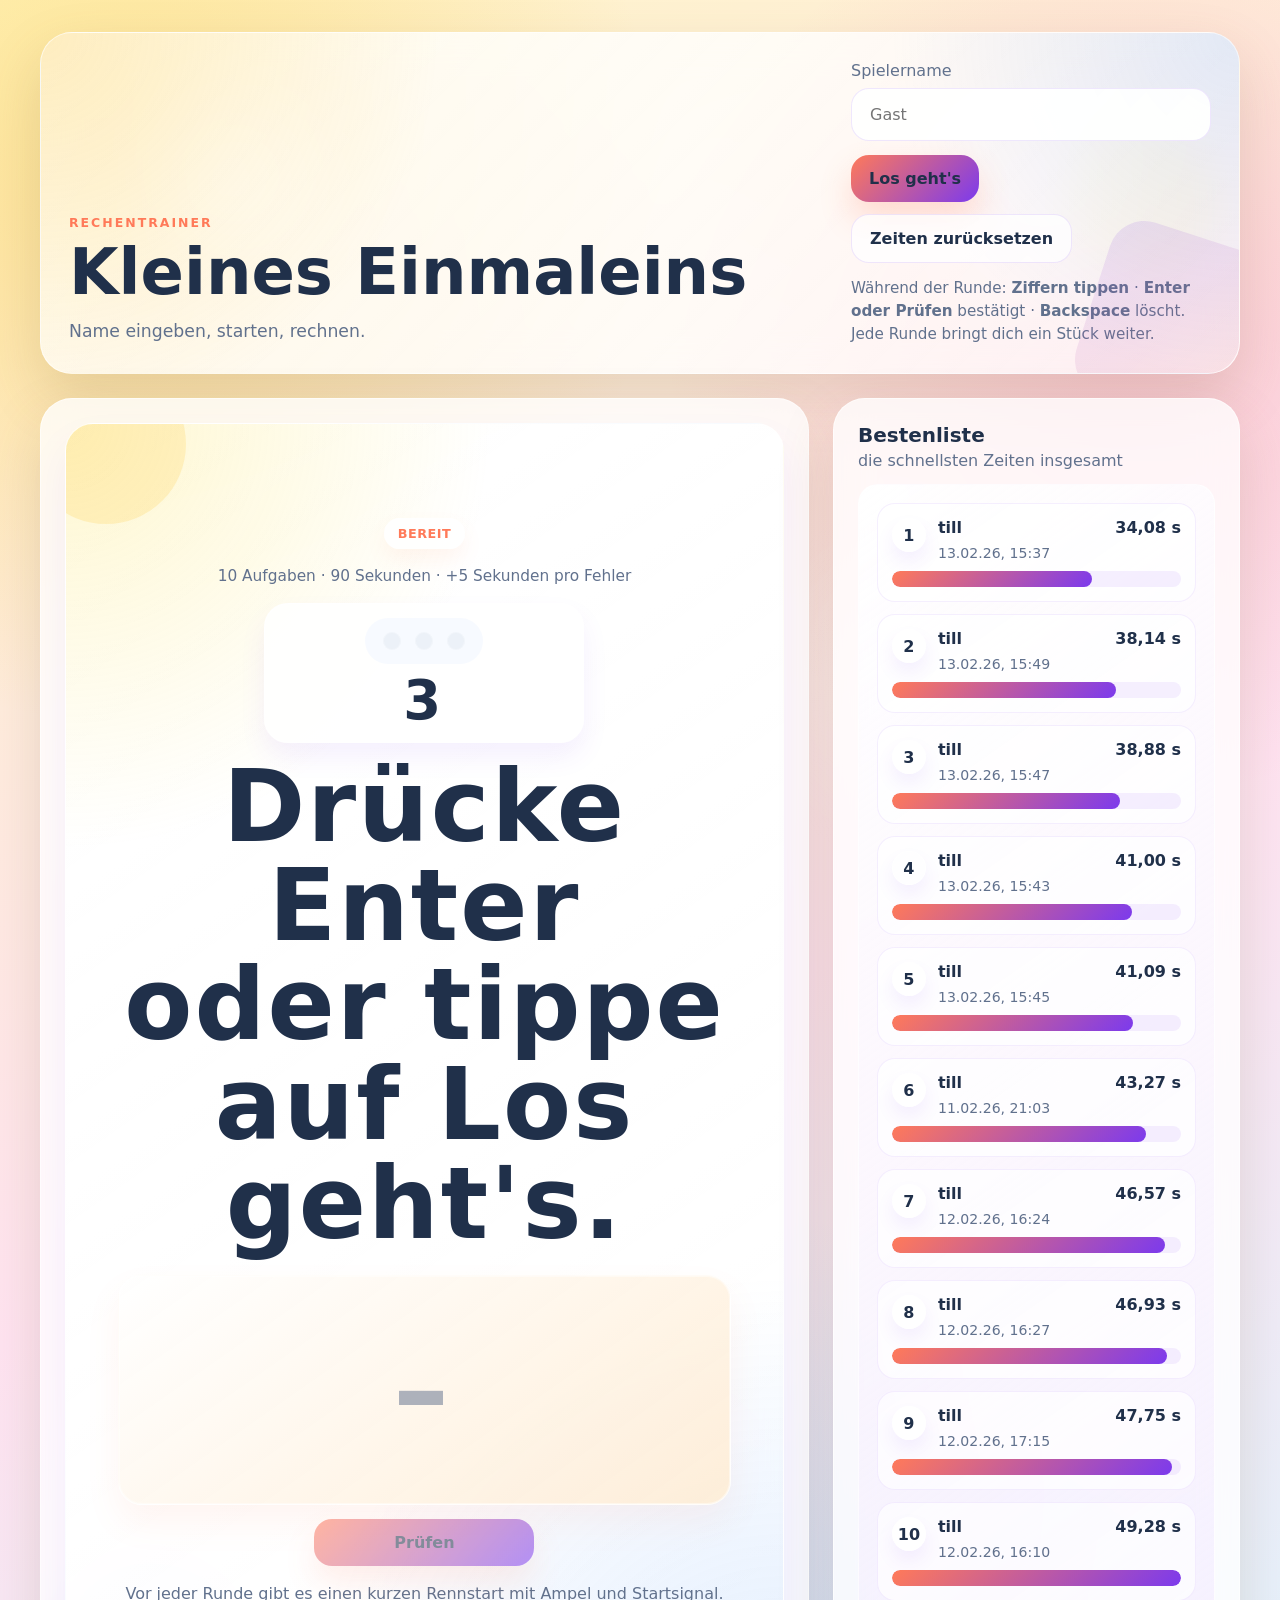
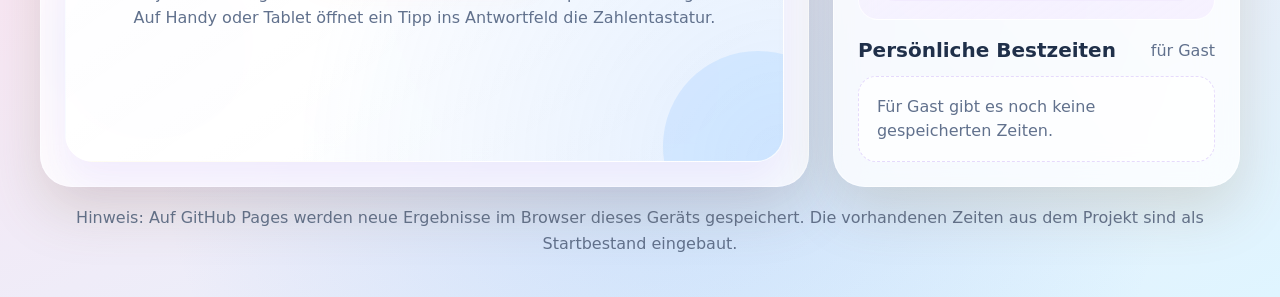
<file: index.html>
<!DOCTYPE html>
<html lang="de">
<head>
  <meta charset="UTF-8">
  <meta name="viewport" content="width=device-width, initial-scale=1.0">
  <title>Rechentrainer – Kleines Einmaleins</title>
  <link rel="icon" href="./favicon.svg" type="image/svg+xml">
  <link rel="stylesheet" href="./styles.css">
</head>
<body>
  <noscript>
    <div class="noscript-banner">Für den Rechentrainer muss JavaScript aktiviert sein.</div>
  </noscript>

  <div class="app-shell">
    <section class="panel intro-panel">
      <div class="intro-copy">
        <p class="eyebrow">Rechentrainer</p>
        <h1>Kleines Einmaleins</h1>
        <p class="lead">Name eingeben, starten, rechnen.</p>
      </div>

      <div class="intro-actions">
        <label class="field" for="playerNameInput">
          <span>Spielername</span>
          <input
            id="playerNameInput"
            type="text"
            maxlength="18"
            autocomplete="nickname"
            spellcheck="false"
            placeholder="Gast"
          >
        </label>

        <div class="button-row">
          <button id="startButton" class="primary" type="button">Los geht's</button>
          <button id="resetScoresButton" class="secondary" type="button">Zeiten zurücksetzen</button>
        </div>

        <p class="controls-copy">
          Während der Runde: <strong>Ziffern tippen</strong> · <strong>Enter oder Prüfen</strong> bestätigt · <strong>Backspace</strong> löscht.
          Jede Runde bringt dich ein Stück weiter.
        </p>
      </div>
    </section>

    <main class="layout">
      <section class="panel game-panel" aria-labelledby="spielbereich-title">
        <div class="sr-only" id="spielbereich-title">Spielbereich</div>

        <div class="game-surface" id="gameSurface">
          <span class="mode-pill" id="modePill">Bereit</span>
          <p class="question-label" id="questionLabel">10 Aufgaben · 90 Sekunden · +5 Sekunden pro Fehler</p>

          <div class="countdown-panel" id="countdownPanel" hidden aria-live="assertive" aria-atomic="true">
            <div class="traffic-light" id="trafficLight" data-phase="red" aria-hidden="true">
              <span class="traffic-bulb red"></span>
              <span class="traffic-bulb yellow"></span>
              <span class="traffic-bulb green"></span>
            </div>
            <div class="countdown-value" id="countdownValue">3</div>
          </div>

          <h2 class="question-text" id="questionText">Drücke Enter oder tippe auf Los geht's.</h2>

          <div class="answer-board placeholder" id="answerBoard" aria-live="polite">
            <label class="sr-only" for="answerInput">Antwort</label>
            <input
              id="answerInput"
              class="answer-input"
              type="text"
              inputmode="numeric"
              pattern="[0-9]*"
              enterkeyhint="done"
              maxlength="3"
              autocomplete="off"
              autocorrect="off"
              autocapitalize="off"
              spellcheck="false"
              placeholder="–"
              aria-label="Antwort eingeben"
              readonly
            >
          </div>

          <div class="answer-actions" id="answerActions" hidden>
            <button id="submitAnswerButton" class="primary answer-action" type="button">Prüfen</button>
          </div>

          <p class="hint" id="hintText">Auf Handy oder Tablet ins Antwortfeld tippen – dann öffnet sich die Zahlentastatur.</p>
          <p class="feedback" id="feedbackText" role="status" aria-live="polite"></p>
        </div>

        <section class="result-summary" id="resultSummary" hidden>
          <div class="result-header">
            <div class="result-copy">
              <h3>Letzte Runde</h3>
              <p id="resultMessage"></p>
            </div>
            <span class="reward-badge" id="rewardBadge">🌟 Stark gemacht</span>
          </div>

          <div class="result-grid">
            <article class="result-card">
              <span class="result-label">Rohzeit</span>
              <strong class="result-value" id="rawTimeResult">–</strong>
            </article>

            <article class="result-card">
              <span class="result-label">Fehler</span>
              <strong class="result-value" id="mistakesResult">–</strong>
            </article>

            <article class="result-card">
              <span class="result-label">Unbeantwortet</span>
              <strong class="result-value" id="unansweredResult">–</strong>
            </article>

            <article class="result-card accent">
              <span class="result-label">Gesamtzeit inkl. Strafen</span>
              <strong class="result-value" id="totalTimeResult">–</strong>
            </article>
          </div>
        </section>
      </section>

      <aside class="panel sidebar">
        <section class="stack-section" id="bestenliste">
          <div class="section-header">
            <div class="section-heading">
              <h2>Bestenliste</h2>
              <span>die schnellsten Zeiten insgesamt</span>
            </div>
          </div>
          <div class="chart-panel" id="chartPanel"></div>
        </section>

        <section class="stack-section">
          <div class="section-header">
            <h2>Persönliche Bestzeiten</h2>
            <span id="personalSectionLabel">für Gast</span>
          </div>
          <ol class="ranking-list" id="personalList"></ol>
        </section>
      </aside>
    </main>

    <p class="storage-note">
      Hinweis: Auf GitHub Pages werden neue Ergebnisse im Browser dieses Geräts gespeichert.
      Die vorhandenen Zeiten aus dem Projekt sind als Startbestand eingebaut.
    </p>
  </div>

  <script src="./app.js"></script>
</body>
</html>
</file>
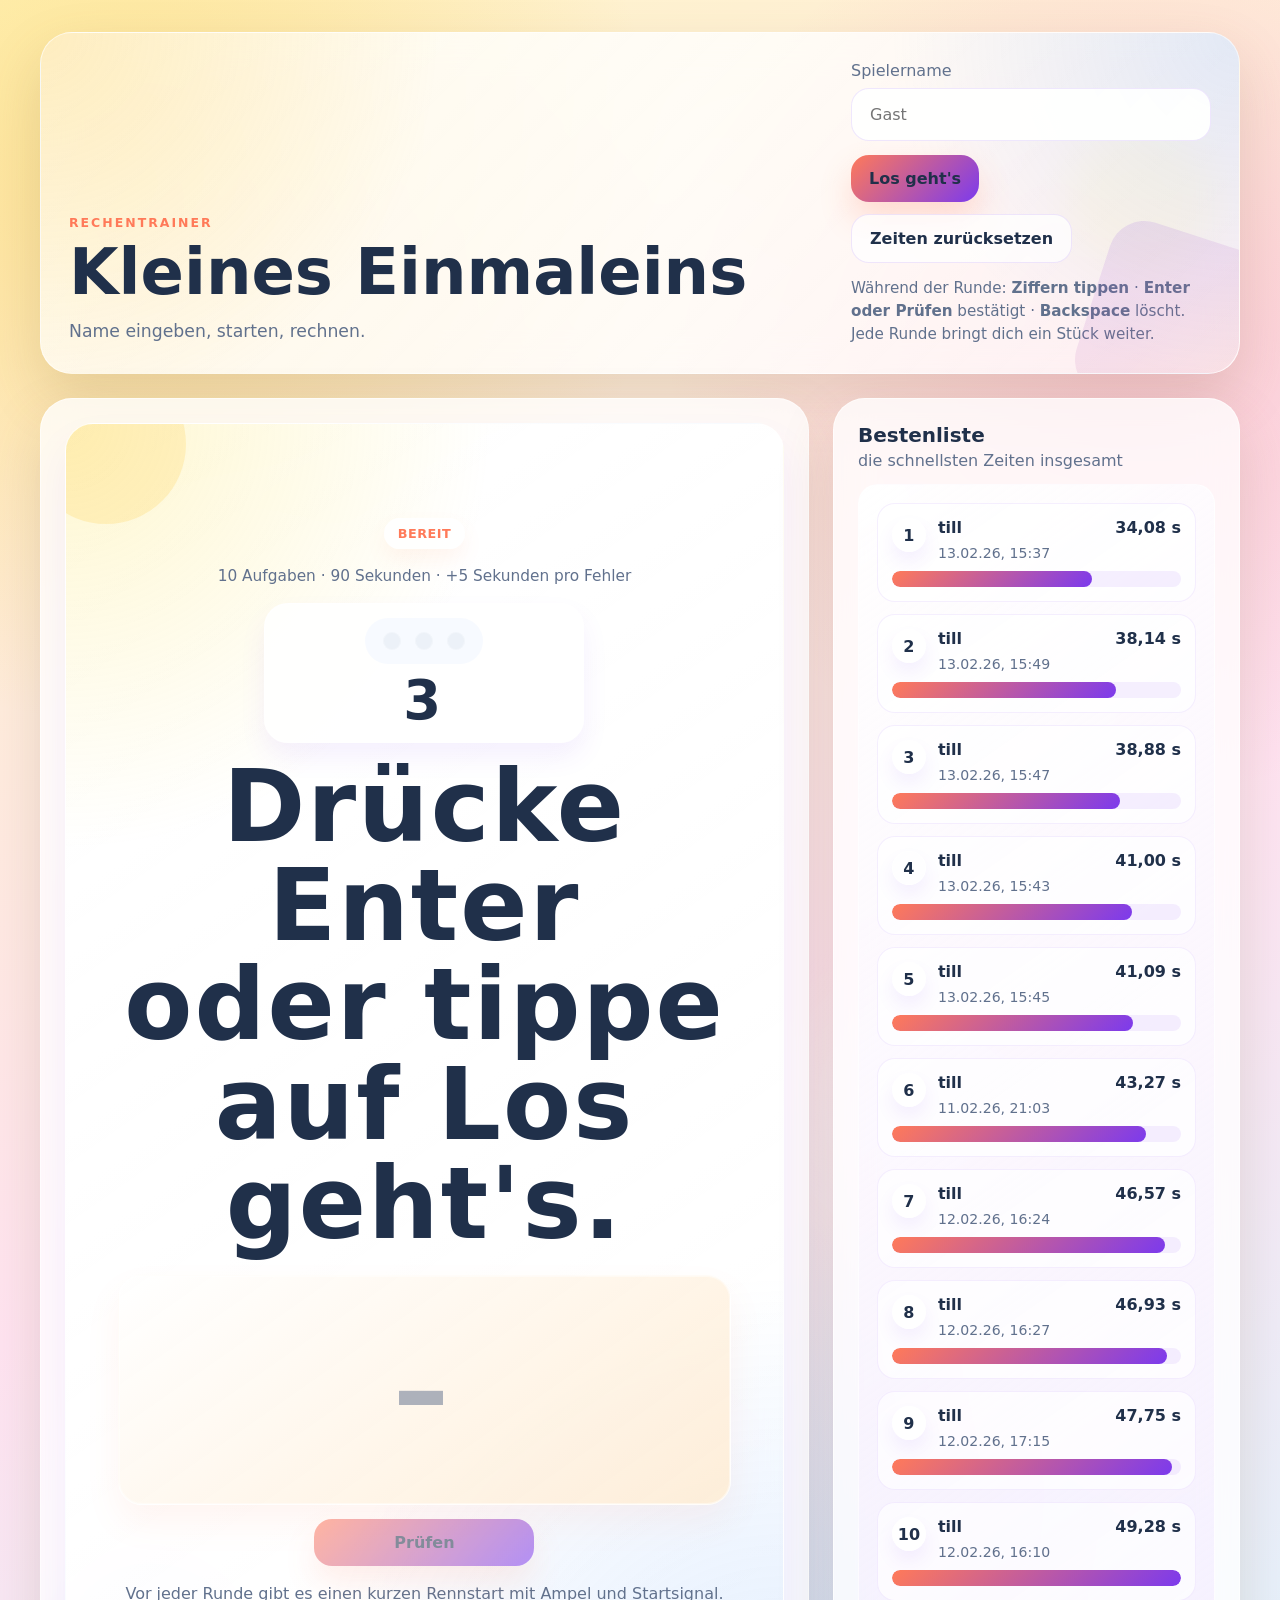
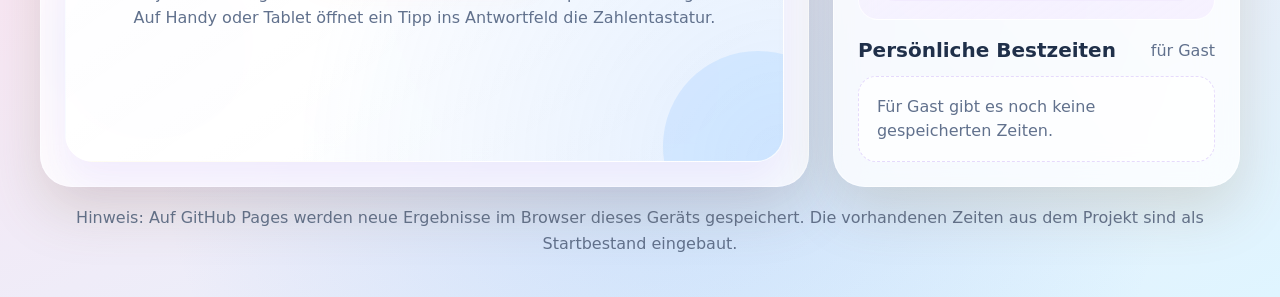
<file: zeiten.html>
<!DOCTYPE html>
<html lang="de">
<head>
  <meta charset="UTF-8">
  <meta name="viewport" content="width=device-width, initial-scale=1.0">
  <meta http-equiv="refresh" content="0; url=./index.html#bestenliste">
  <title>Weiterleitung …</title>
  <link rel="icon" href="./favicon.svg" type="image/svg+xml">
  <link rel="canonical" href="./index.html#bestenliste">
</head>
<body>
  <p>Die Ergebnisansicht ist nach <a href="./index.html#bestenliste">index.html#bestenliste</a> umgezogen.</p>
</body>
</html>
</file>
<file: styles.css>
:root {
  color-scheme: light;
  --bg-1: #fff6c7;
  --bg-2: #ffe3f1;
  --bg-3: #dff5ff;
  --panel: rgba(255, 255, 255, 0.78);
  --panel-soft: rgba(255, 255, 255, 0.68);
  --panel-strong: rgba(255, 255, 255, 0.9);
  --text: #20304a;
  --muted: #61718d;
  --accent: #ff7a59;
  --accent-strong: #7c3aed;
  --success: #16a34a;
  --warning: #d97706;
  --danger: #e11d48;
  --shadow: 0 24px 56px rgba(123, 99, 54, 0.18);
}

* {
  box-sizing: border-box;
}

html {
  scroll-behavior: smooth;
}

body {
  margin: 0;
  min-height: 100vh;
  font-family: "Inter", "Segoe UI", system-ui, sans-serif;
  color: var(--text);
  background:
    radial-gradient(circle at 10% 10%, rgba(251, 191, 36, 0.34), transparent 26%),
    radial-gradient(circle at 88% 18%, rgba(236, 72, 153, 0.2), transparent 24%),
    radial-gradient(circle at 52% 90%, rgba(96, 165, 250, 0.22), transparent 28%),
    linear-gradient(155deg, var(--bg-1), var(--bg-2) 54%, var(--bg-3));
}

body::before {
  content: "";
  position: fixed;
  inset: 0;
  pointer-events: none;
  background:
    radial-gradient(circle at 18% 20%, rgba(255, 255, 255, 0.68), transparent 10%),
    radial-gradient(circle at 82% 22%, rgba(255, 255, 255, 0.45), transparent 12%),
    radial-gradient(circle at 24% 84%, rgba(255, 255, 255, 0.38), transparent 14%),
    radial-gradient(circle at 72% 76%, rgba(255, 255, 255, 0.34), transparent 16%);
}

.app-shell {
  position: relative;
  width: min(1200px, calc(100% - 32px));
  margin: 32px auto 40px;
}

.app-shell::before,
.app-shell::after {
  content: "";
  position: absolute;
  z-index: -1;
  border-radius: 50%;
  filter: blur(10px);
}

.app-shell::before {
  width: 150px;
  height: 150px;
  top: 90px;
  right: 24px;
  background: rgba(253, 224, 71, 0.32);
}

.app-shell::after {
  width: 180px;
  height: 180px;
  bottom: 120px;
  left: 18px;
  background: rgba(96, 165, 250, 0.22);
}

.panel {
  background: var(--panel);
  border: 1px solid rgba(255, 255, 255, 0.6);
  border-radius: 32px;
  box-shadow: var(--shadow);
  backdrop-filter: blur(18px);
}

.intro-panel {
  position: relative;
  overflow: hidden;
  display: flex;
  justify-content: space-between;
  gap: 28px;
  align-items: end;
  padding: 28px;
  margin-bottom: 24px;
  background:
    radial-gradient(circle at 0% 0%, rgba(251, 191, 36, 0.24), transparent 32%),
    radial-gradient(circle at 100% 0%, rgba(96, 165, 250, 0.18), transparent 28%),
    linear-gradient(135deg, rgba(255, 255, 255, 0.84), rgba(255, 255, 255, 0.7));
}

.intro-panel::after {
  content: "";
  position: absolute;
  inset: auto -30px -42px auto;
  width: 180px;
  height: 180px;
  border-radius: 36px;
  background: linear-gradient(135deg, rgba(124, 58, 237, 0.12), rgba(255, 122, 89, 0.12));
  transform: rotate(18deg);
}

.eyebrow {
  margin: 0 0 10px;
  color: var(--accent);
  text-transform: uppercase;
  letter-spacing: 0.16em;
  font-size: 0.78rem;
  font-weight: 800;
}

h1,
h2,
h3,
p {
  margin: 0;
}

h1 {
  font-size: clamp(2.2rem, 5vw, 4rem);
  line-height: 1.02;
  margin-bottom: 12px;
}

.lead {
  max-width: 56ch;
  color: var(--muted);
  line-height: 1.6;
  font-size: 1.08rem;
}

.hero-tags {
  margin-top: 18px;
  display: flex;
  flex-wrap: wrap;
  gap: 10px;
}

.hero-tag {
  display: inline-flex;
  align-items: center;
  gap: 8px;
  padding: 10px 14px;
  border-radius: 999px;
  background: rgba(255, 255, 255, 0.92);
  border: 1px solid rgba(255, 255, 255, 0.7);
  box-shadow: 0 12px 24px rgba(255, 122, 89, 0.1);
  font-size: 0.92rem;
  font-weight: 800;
  animation: floaty 5.2s ease-in-out infinite;
}

.hero-tag:nth-child(2) {
  animation-delay: 0.6s;
}

.hero-tag:nth-child(3) {
  animation-delay: 1.1s;
}

.intro-actions {
  width: min(100%, 360px);
  display: grid;
  gap: 14px;
}

.field {
  display: grid;
  gap: 8px;
}

.field span,
.controls-copy,
.section-header span,
.storage-note,
.stat-label,
.result-label,
.question-label,
.hint,
.feedback,
.entry-meta,
.history-meta {
  color: var(--muted);
}

.field input {
  width: 100%;
  border: 1px solid rgba(124, 58, 237, 0.12);
  border-radius: 18px;
  padding: 16px 18px;
  font: inherit;
  color: var(--text);
  background: rgba(255, 255, 255, 0.92);
  outline: none;
  transition: border-color 0.2s ease, box-shadow 0.2s ease, transform 0.2s ease;
}

.field input:focus {
  border-color: rgba(96, 165, 250, 0.9);
  box-shadow: 0 0 0 4px rgba(96, 165, 250, 0.18);
  transform: translateY(-1px);
}

.field input[readonly] {
  opacity: 0.72;
}

.button-row {
  display: flex;
  gap: 12px;
  flex-wrap: wrap;
}

button {
  appearance: none;
  border: 0;
  border-radius: 18px;
  padding: 14px 18px;
  font: inherit;
  font-weight: 800;
  color: var(--text);
  cursor: pointer;
  transition: transform 0.18s ease, box-shadow 0.18s ease, opacity 0.18s ease;
}

button:hover {
  transform: translateY(-1px);
}

button:active {
  transform: translateY(0);
}

button:disabled {
  opacity: 0.55;
  cursor: not-allowed;
  transform: none;
  box-shadow: none;
}

button.primary {
  background: linear-gradient(135deg, var(--accent), var(--accent-strong));
  box-shadow: 0 16px 32px rgba(255, 122, 89, 0.24);
  animation: pulse-glow 2.6s ease-in-out infinite;
}

button.secondary {
  background: rgba(255, 255, 255, 0.74);
  border: 1px solid rgba(124, 58, 237, 0.12);
}

.controls-copy {
  font-size: 0.95rem;
  line-height: 1.5;
}

.layout {
  display: grid;
  grid-template-columns: minmax(0, 1.7fr) minmax(300px, 0.9fr);
  gap: 24px;
}

.game-panel,
.sidebar {
  padding: 24px;
}

.game-panel {
  display: grid;
  gap: 18px;
}

.stats-grid {
  display: grid;
  grid-template-columns: repeat(3, minmax(0, 1fr));
  gap: 14px;
}

.stat-card,
.result-card,
.ranking-item,
.history-item {
  background: var(--panel-soft);
  border: 1px solid rgba(124, 58, 237, 0.08);
}

.stat-card {
  padding: 18px;
  border-radius: 20px;
  box-shadow: 0 10px 24px rgba(124, 58, 237, 0.06);
}

.stat-card:nth-child(3n + 1) {
  background: linear-gradient(145deg, rgba(255, 255, 255, 0.9), rgba(254, 240, 138, 0.36));
}

.stat-card:nth-child(3n + 2) {
  background: linear-gradient(145deg, rgba(255, 255, 255, 0.9), rgba(191, 219, 254, 0.38));
}

.stat-card:nth-child(3n) {
  background: linear-gradient(145deg, rgba(255, 255, 255, 0.9), rgba(233, 213, 255, 0.42));
}

.stat-label {
  display: block;
  margin-bottom: 10px;
  font-size: 0.92rem;
}

.stat-value,
.result-value {
  display: block;
  font-size: clamp(1.15rem, 3vw, 1.85rem);
  line-height: 1.05;
  font-weight: 900;
  font-variant-numeric: tabular-nums;
}

.motivation-strip {
  display: grid;
  gap: 14px;
  padding: 18px 20px;
  border-radius: 28px;
  background: linear-gradient(135deg, rgba(255, 255, 255, 0.88), rgba(254, 240, 138, 0.38), rgba(191, 219, 254, 0.38));
  border: 1px solid rgba(255, 255, 255, 0.7);
  box-shadow: 0 16px 30px rgba(255, 122, 89, 0.08);
}

.progress-track {
  width: 100%;
  height: 16px;
  border-radius: 999px;
  overflow: hidden;
  background: rgba(255, 255, 255, 0.88);
  box-shadow: inset 0 0 0 1px rgba(124, 58, 237, 0.08);
}

.progress-fill {
  width: 0;
  height: 100%;
  border-radius: inherit;
  background: linear-gradient(90deg, #fbbf24, #fb7185 36%, #60a5fa 68%, #34d399);
  transition: width 0.3s ease;
}

.motivation-card {
  display: grid;
  gap: 6px;
}

.motivation-kicker {
  color: var(--accent-strong);
  font-size: 0.78rem;
  font-weight: 900;
  text-transform: uppercase;
  letter-spacing: 0.16em;
}

.motivation-text {
  font-size: clamp(1.05rem, 3vw, 1.35rem);
  line-height: 1.35;
}

.game-surface {
  position: relative;
  overflow: hidden;
  padding: clamp(28px, 5vw, 52px);
  border-radius: 28px;
  background:
    radial-gradient(circle at top left, rgba(253, 224, 71, 0.26), transparent 28%),
    radial-gradient(circle at bottom right, rgba(96, 165, 250, 0.18), transparent 32%),
    linear-gradient(145deg, rgba(255, 255, 255, 0.94), rgba(255, 255, 255, 0.82));
  border: 1px solid rgba(255, 255, 255, 0.72);
  display: grid;
  justify-items: center;
  align-content: center;
  text-align: center;
  min-height: 520px;
  box-shadow: 0 22px 38px rgba(124, 58, 237, 0.08);
}

.game-surface::before,
.game-surface::after {
  content: "";
  position: absolute;
  border-radius: 50%;
  pointer-events: none;
}

.game-surface::before {
  width: 160px;
  height: 160px;
  top: -60px;
  left: -40px;
  background: rgba(251, 191, 36, 0.18);
}

.game-surface::after {
  width: 190px;
  height: 190px;
  right: -70px;
  bottom: -80px;
  background: rgba(96, 165, 250, 0.16);
}

.surface-topline {
  width: min(100%, 720px);
  display: flex;
  align-items: center;
  justify-content: space-between;
  gap: 12px;
  flex-wrap: wrap;
}

.mode-pill {
  display: inline-flex;
  align-items: center;
  padding: 8px 14px;
  border-radius: 999px;
  background: rgba(255, 255, 255, 0.94);
  color: var(--accent);
  font-weight: 800;
  letter-spacing: 0.04em;
  text-transform: uppercase;
  font-size: 0.8rem;
  box-shadow: 0 10px 20px rgba(255, 122, 89, 0.08);
}

.streak-pill {
  display: inline-flex;
  align-items: center;
  justify-content: center;
  min-height: 40px;
  padding: 8px 14px;
  border-radius: 999px;
  background: linear-gradient(135deg, rgba(251, 191, 36, 0.22), rgba(236, 72, 153, 0.14));
  color: #9a3412;
  font-size: 0.84rem;
  font-weight: 900;
  letter-spacing: 0.04em;
  text-transform: uppercase;
}

.streak-pill.is-hot {
  animation: bounce-glow 1s ease-in-out infinite alternate;
}

.question-label {
  margin-top: 18px;
  font-size: 0.96rem;
  max-width: 42rem;
}

.question-text {
  margin-top: 14px;
  max-width: 10ch;
  font-size: clamp(3.2rem, 9vw, 6.2rem);
  line-height: 1;
  letter-spacing: 0.02em;
  font-weight: 900;
  text-wrap: balance;
  min-height: 1em;
}

.countdown-panel {
  margin-top: 18px;
  padding: 14px 16px;
  border-radius: 24px;
  background: rgba(255, 255, 255, 0.9);
  border: 1px solid rgba(255, 255, 255, 0.74);
  display: grid;
  justify-items: center;
  gap: 10px;
  width: min(100%, 320px);
  box-shadow: 0 14px 26px rgba(124, 58, 237, 0.08);
}

.traffic-light {
  display: inline-grid;
  grid-auto-flow: column;
  gap: 14px;
  padding: 14px 18px;
  border-radius: 999px;
  background: rgba(247, 250, 255, 0.96);
}

.traffic-bulb {
  width: 18px;
  height: 18px;
  border-radius: 50%;
  opacity: 0.28;
  background: rgba(203, 213, 225, 0.9);
  box-shadow: inset 0 0 0 1px rgba(255, 255, 255, 0.42);
  transition: transform 0.18s ease, opacity 0.18s ease, box-shadow 0.18s ease, background 0.18s ease;
}

.traffic-light[data-phase="red"] .traffic-bulb.red,
.traffic-light[data-phase="ready"] .traffic-bulb.red,
.traffic-light[data-phase="ready"] .traffic-bulb.yellow,
.traffic-light[data-phase="yellow"] .traffic-bulb.yellow,
.traffic-light[data-phase="green"] .traffic-bulb.green {
  opacity: 1;
  transform: scale(1.08);
}

.traffic-light[data-phase="red"] .traffic-bulb.red,
.traffic-light[data-phase="ready"] .traffic-bulb.red {
  background: #fb7185;
  box-shadow: 0 0 18px rgba(251, 113, 133, 0.42);
}

.traffic-light[data-phase="ready"] .traffic-bulb.yellow,
.traffic-light[data-phase="yellow"] .traffic-bulb.yellow {
  background: #fbbf24;
  box-shadow: 0 0 18px rgba(251, 191, 36, 0.42);
}

.traffic-light[data-phase="green"] .traffic-bulb.green {
  background: #34d399;
  box-shadow: 0 0 18px rgba(52, 211, 153, 0.42);
}

.countdown-value {
  font-size: clamp(2rem, 7vw, 3.4rem);
  line-height: 1;
  font-weight: 900;
  letter-spacing: 0.08em;
  font-variant-numeric: tabular-nums;
}

.countdown-panel[data-phase="green"] .countdown-value {
  color: transparent;
}

.answer-board {
  position: relative;
  display: flex;
  align-items: center;
  justify-content: center;
  width: min(100%, 720px);
  min-height: clamp(132px, 18vw, 188px);
  margin-top: 22px;
  padding: 20px;
  border-radius: 24px;
  background: linear-gradient(145deg, rgba(255, 255, 255, 0.96), rgba(255, 237, 213, 0.9));
  border: 1px solid rgba(255, 255, 255, 0.76);
  font-size: clamp(3.4rem, 11vw, 7rem);
  font-weight: 900;
  font-variant-numeric: tabular-nums;
  letter-spacing: 0.06em;
  box-shadow: 0 18px 34px rgba(255, 122, 89, 0.08), inset 0 0 0 1px rgba(255, 255, 255, 0.42);
  transition: border-color 0.2s ease, box-shadow 0.2s ease, transform 0.2s ease;
}

.answer-board.placeholder {
  color: rgba(97, 113, 141, 0.52);
}

.answer-board:focus-within {
  border-color: rgba(96, 165, 250, 0.9);
  box-shadow:
    0 18px 34px rgba(255, 122, 89, 0.08),
    inset 0 0 0 1px rgba(255, 255, 255, 0.42),
    0 0 0 4px rgba(96, 165, 250, 0.18);
  transform: translateY(-1px);
}

.answer-input {
  width: 100%;
  min-height: inherit;
  padding: 0;
  border: 0;
  background: transparent;
  color: inherit;
  font: inherit;
  font-size: inherit;
  font-weight: inherit;
  font-variant-numeric: inherit;
  letter-spacing: inherit;
  text-align: center;
  outline: none;
  appearance: none;
  caret-color: transparent;
}

.answer-input::placeholder {
  color: rgba(97, 113, 141, 0.52);
  opacity: 1;
}

.answer-input[readonly] {
  cursor: default;
  caret-color: transparent;
}

.answer-input::-webkit-outer-spin-button,
.answer-input::-webkit-inner-spin-button {
  margin: 0;
  appearance: none;
}

.answer-actions {
  display: flex;
  justify-content: center;
  width: min(100%, 720px);
  margin-top: 14px;
}

.answer-action {
  min-width: min(100%, 220px);
}

.hint {
  margin-top: 16px;
  line-height: 1.5;
  max-width: 40rem;
}

.feedback {
  min-height: 28px;
  margin-top: 10px;
  font-weight: 700;
  max-width: 40rem;
}

.feedback.success {
  color: var(--success);
}

.feedback.warning {
  color: var(--warning);
}

.feedback.error {
  color: var(--danger);
}

.result-summary {
  padding: 20px;
  border-radius: 24px;
  background: linear-gradient(145deg, rgba(255, 255, 255, 0.9), rgba(219, 234, 254, 0.52));
  border: 1px solid rgba(255, 255, 255, 0.76);
}

.result-header {
  display: flex;
  justify-content: space-between;
  gap: 12px;
  align-items: center;
  flex-wrap: wrap;
}

.result-copy {
  display: grid;
  gap: 6px;
}

.result-header p {
  color: var(--accent);
  font-weight: 700;
}

.reward-badge {
  display: inline-flex;
  align-items: center;
  justify-content: center;
  padding: 10px 14px;
  border-radius: 999px;
  background: linear-gradient(135deg, rgba(251, 191, 36, 0.22), rgba(236, 72, 153, 0.14));
  color: #9a3412;
  font-weight: 900;
  box-shadow: 0 12px 22px rgba(251, 191, 36, 0.12);
}

.reward-badge[data-tone="record"] {
  background: linear-gradient(135deg, rgba(251, 191, 36, 0.34), rgba(249, 115, 22, 0.22));
  color: #7c2d12;
}

.reward-badge[data-tone="personal"] {
  background: linear-gradient(135deg, rgba(96, 165, 250, 0.28), rgba(124, 58, 237, 0.18));
  color: #4338ca;
}

.reward-badge[data-tone="perfect"] {
  background: linear-gradient(135deg, rgba(52, 211, 153, 0.26), rgba(96, 165, 250, 0.18));
  color: #166534;
}

.reward-badge[data-tone="streak"] {
  background: linear-gradient(135deg, rgba(251, 191, 36, 0.28), rgba(52, 211, 153, 0.22));
  color: #92400e;
}

.reward-badge[data-tone="warm"] {
  background: linear-gradient(135deg, rgba(253, 230, 138, 0.32), rgba(251, 191, 36, 0.22));
  color: #92400e;
}

.result-grid {
  margin-top: 16px;
  display: grid;
  grid-template-columns: repeat(4, minmax(0, 1fr));
  gap: 12px;
}

.result-card {
  padding: 16px;
  border-radius: 18px;
}

.result-card.accent {
  background: linear-gradient(145deg, rgba(96, 165, 250, 0.18), rgba(139, 92, 246, 0.18));
  border-color: rgba(96, 165, 250, 0.22);
}

.result-label {
  display: block;
  margin-bottom: 10px;
  font-size: 0.9rem;
  line-height: 1.4;
}

.sidebar {
  display: grid;
  gap: 18px;
}

.stack-section {
  display: grid;
  gap: 14px;
}

.section-header {
  display: flex;
  align-items: center;
  justify-content: space-between;
  gap: 12px;
  flex-wrap: wrap;
}

.section-heading {
  display: grid;
  gap: 4px;
}

.section-action {
  padding: 10px 14px;
  border-radius: 14px;
  font-size: 0.92rem;
  white-space: nowrap;
}

.chart-panel {
  padding: 18px;
  border-radius: 20px;
  background: linear-gradient(145deg, rgba(255, 255, 255, 0.9), rgba(233, 213, 255, 0.28));
  border: 1px solid rgba(255, 255, 255, 0.76);
  display: grid;
  gap: 14px;
}

.chart-grid {
  display: grid;
  gap: 12px;
}

.chart-row {
  display: grid;
  gap: 10px;
  padding: 14px;
  border-radius: 18px;
  background: var(--panel-soft);
  border: 1px solid rgba(124, 58, 237, 0.08);
}

.chart-label {
  display: grid;
  gap: 4px;
}

.chart-title-row {
  display: flex;
  align-items: start;
  gap: 12px;
  flex: 1;
}

.chart-head {
  display: flex;
  align-items: start;
  justify-content: space-between;
  gap: 12px;
}

.chart-name {
  font-weight: 800;
}

.chart-bar-track {
  width: 100%;
  height: 16px;
  border-radius: 999px;
  overflow: hidden;
  background: rgba(124, 58, 237, 0.08);
}

.chart-bar {
  height: 100%;
  min-width: 12px;
  border-radius: inherit;
  background: linear-gradient(135deg, var(--accent), var(--accent-strong));
}

.chart-value {
  font-weight: 900;
  font-variant-numeric: tabular-nums;
  white-space: nowrap;
}

.section-header h2 {
  font-size: 1.25rem;
}

.ranking-list,
.history-list {
  list-style: none;
  margin: 0;
  padding: 0;
  display: grid;
  gap: 12px;
}

.ranking-item {
  display: grid;
  grid-template-columns: auto 1fr auto;
  gap: 12px;
  align-items: center;
  padding: 14px;
  border-radius: 18px;
}

.ranking-item.is-player,
.history-item.is-player,
.chart-row.is-player {
  border-color: rgba(251, 191, 36, 0.24);
}

.ranking-item.is-last,
.history-item.is-last {
  border-color: rgba(52, 211, 153, 0.28);
  background: rgba(52, 211, 153, 0.12);
}

.ranking-item.is-player.is-last,
.history-item.is-player.is-last {
  background: linear-gradient(145deg, rgba(251, 191, 36, 0.12), rgba(52, 211, 153, 0.14));
  border-color: rgba(96, 165, 250, 0.24);
}

.rank-badge {
  display: inline-flex;
  align-items: center;
  justify-content: center;
  width: 34px;
  height: 34px;
  border-radius: 50%;
  background: rgba(255, 255, 255, 0.92);
  box-shadow: 0 10px 18px rgba(124, 58, 237, 0.08);
  font-weight: 900;
}

.ranking-item.is-player .rank-badge,
.history-item.is-player .history-track,
.chart-row.is-player .chart-bar-track {
  box-shadow: inset 0 0 0 1px rgba(251, 191, 36, 0.18);
}

.entry-name {
  display: block;
  font-weight: 800;
}

.entry-line,
.history-name-line {
  display: flex;
  flex-wrap: wrap;
  gap: 8px;
  align-items: center;
}

.entry-flags {
  display: inline-flex;
  flex-wrap: wrap;
  gap: 6px;
}

.entry-flag {
  display: inline-flex;
  align-items: center;
  padding: 3px 8px;
  border-radius: 999px;
  font-size: 0.72rem;
  line-height: 1;
  font-weight: 800;
  border: 1px solid rgba(124, 58, 237, 0.1);
  background: rgba(255, 255, 255, 0.8);
}

.entry-flag.player {
  color: #92400e;
  border-color: rgba(251, 191, 36, 0.24);
  background: rgba(251, 191, 36, 0.22);
}

.entry-flag.last {
  color: #166534;
  border-color: rgba(52, 211, 153, 0.24);
  background: rgba(52, 211, 153, 0.2);
}

.ranking-item.is-player .entry-name,
.history-item.is-player .history-name,
.chart-row.is-player .chart-name {
  color: #b45309;
}

.chart-row.is-last .chart-name,
.history-item.is-last .history-name,
.ranking-item.is-last .entry-name {
  color: #15803d;
}

.entry-meta {
  display: block;
  margin-top: 4px;
  font-size: 0.88rem;
}

.entry-time {
  font-weight: 900;
  font-variant-numeric: tabular-nums;
}

.history-item {
  padding: 14px;
  border-radius: 18px;
}

.history-head {
  display: flex;
  justify-content: space-between;
  gap: 12px;
  margin-bottom: 10px;
}

.history-name {
  font-weight: 800;
}

.history-time {
  font-weight: 900;
  font-variant-numeric: tabular-nums;
}

.history-meta {
  font-size: 0.88rem;
}

.history-track {
  width: 100%;
  height: 10px;
  border-radius: 999px;
  overflow: hidden;
  background: rgba(124, 58, 237, 0.08);
  margin-top: 10px;
}

.history-fill {
  height: 100%;
  border-radius: inherit;
  background: linear-gradient(135deg, var(--accent), var(--accent-strong));
}

.chart-row.is-player .chart-bar {
  background: linear-gradient(135deg, #fbbf24, #f59e0b);
}

.chart-row.is-last .chart-bar,
.history-item.is-last .history-fill {
  background: linear-gradient(135deg, #34d399, #60a5fa);
}

.chart-row.is-player.is-last .chart-bar,
.history-item.is-player.is-last .history-fill {
  background: linear-gradient(135deg, #fbbf24, #34d399);
}

.placeholder-card {
  padding: 18px;
  border-radius: 18px;
  background: rgba(255, 255, 255, 0.72);
  border: 1px dashed rgba(124, 58, 237, 0.18);
  color: var(--muted);
  line-height: 1.5;
}

.storage-note {
  margin-top: 18px;
  text-align: center;
  line-height: 1.6;
}

.noscript-banner {
  padding: 12px 16px;
  text-align: center;
  background: #ffe4e6;
  color: #9f1239;
  font-weight: 700;
}

@keyframes floaty {
  0%,
  100% {
    transform: translateY(0);
  }

  50% {
    transform: translateY(-4px);
  }
}

@keyframes pulse-glow {
  0%,
  100% {
    box-shadow: 0 16px 32px rgba(255, 122, 89, 0.24);
  }

  50% {
    box-shadow: 0 20px 36px rgba(124, 58, 237, 0.22);
  }
}

@keyframes bounce-glow {
  from {
    transform: translateY(0);
    box-shadow: 0 10px 18px rgba(251, 191, 36, 0.14);
  }

  to {
    transform: translateY(-2px) scale(1.03);
    box-shadow: 0 16px 24px rgba(236, 72, 153, 0.16);
  }
}

.sr-only {
  position: absolute;
  width: 1px;
  height: 1px;
  padding: 0;
  margin: -1px;
  overflow: hidden;
  clip: rect(0, 0, 0, 0);
  white-space: nowrap;
  border: 0;
}

@media (prefers-reduced-motion: reduce) {
  html {
    scroll-behavior: auto;
  }

  *,
  *::before,
  *::after {
    animation: none !important;
    transition-duration: 0.01ms !important;
    transition-delay: 0ms !important;
  }
}

@media (max-width: 980px) {
  .intro-panel,
  .layout {
    grid-template-columns: 1fr;
  }

  .intro-panel {
    flex-direction: column;
    align-items: stretch;
  }

  .intro-actions {
    width: 100%;
  }

  .intro-panel::after {
    display: none;
  }
}

@media (max-width: 760px) {
  .app-shell {
    width: min(100% - 20px, 100%);
    margin-top: 20px;
  }

  .stats-grid,
  .result-grid {
    grid-template-columns: repeat(2, minmax(0, 1fr));
  }

  .game-surface,
  .game-panel,
  .sidebar,
  .intro-panel {
    padding: 18px;
  }

  .game-surface {
    min-height: 420px;
  }

  .answer-board {
    min-height: 120px;
  }

  .chart-head {
    flex-direction: column;
    align-items: flex-start;
    gap: 6px;
  }

  .chart-title-row {
    width: 100%;
  }

  .chart-value {
    justify-self: start;
  }

  .surface-topline,
  .result-header {
    justify-content: center;
  }
}

@media (max-width: 520px) {
  .button-row {
    flex-direction: column;
  }

  .stats-grid,
  .result-grid {
    grid-template-columns: 1fr;
  }

  .ranking-item {
    grid-template-columns: auto 1fr;
  }

  .entry-time {
    grid-column: 2;
  }

  .traffic-light {
    gap: 10px;
    padding-inline: 14px;
  }

  .section-action {
    width: 100%;
  }

  .hero-tags {
    gap: 8px;
  }

  .hero-tag,
  .streak-pill,
  .reward-badge {
    width: 100%;
    justify-content: center;
  }
}
</file>
